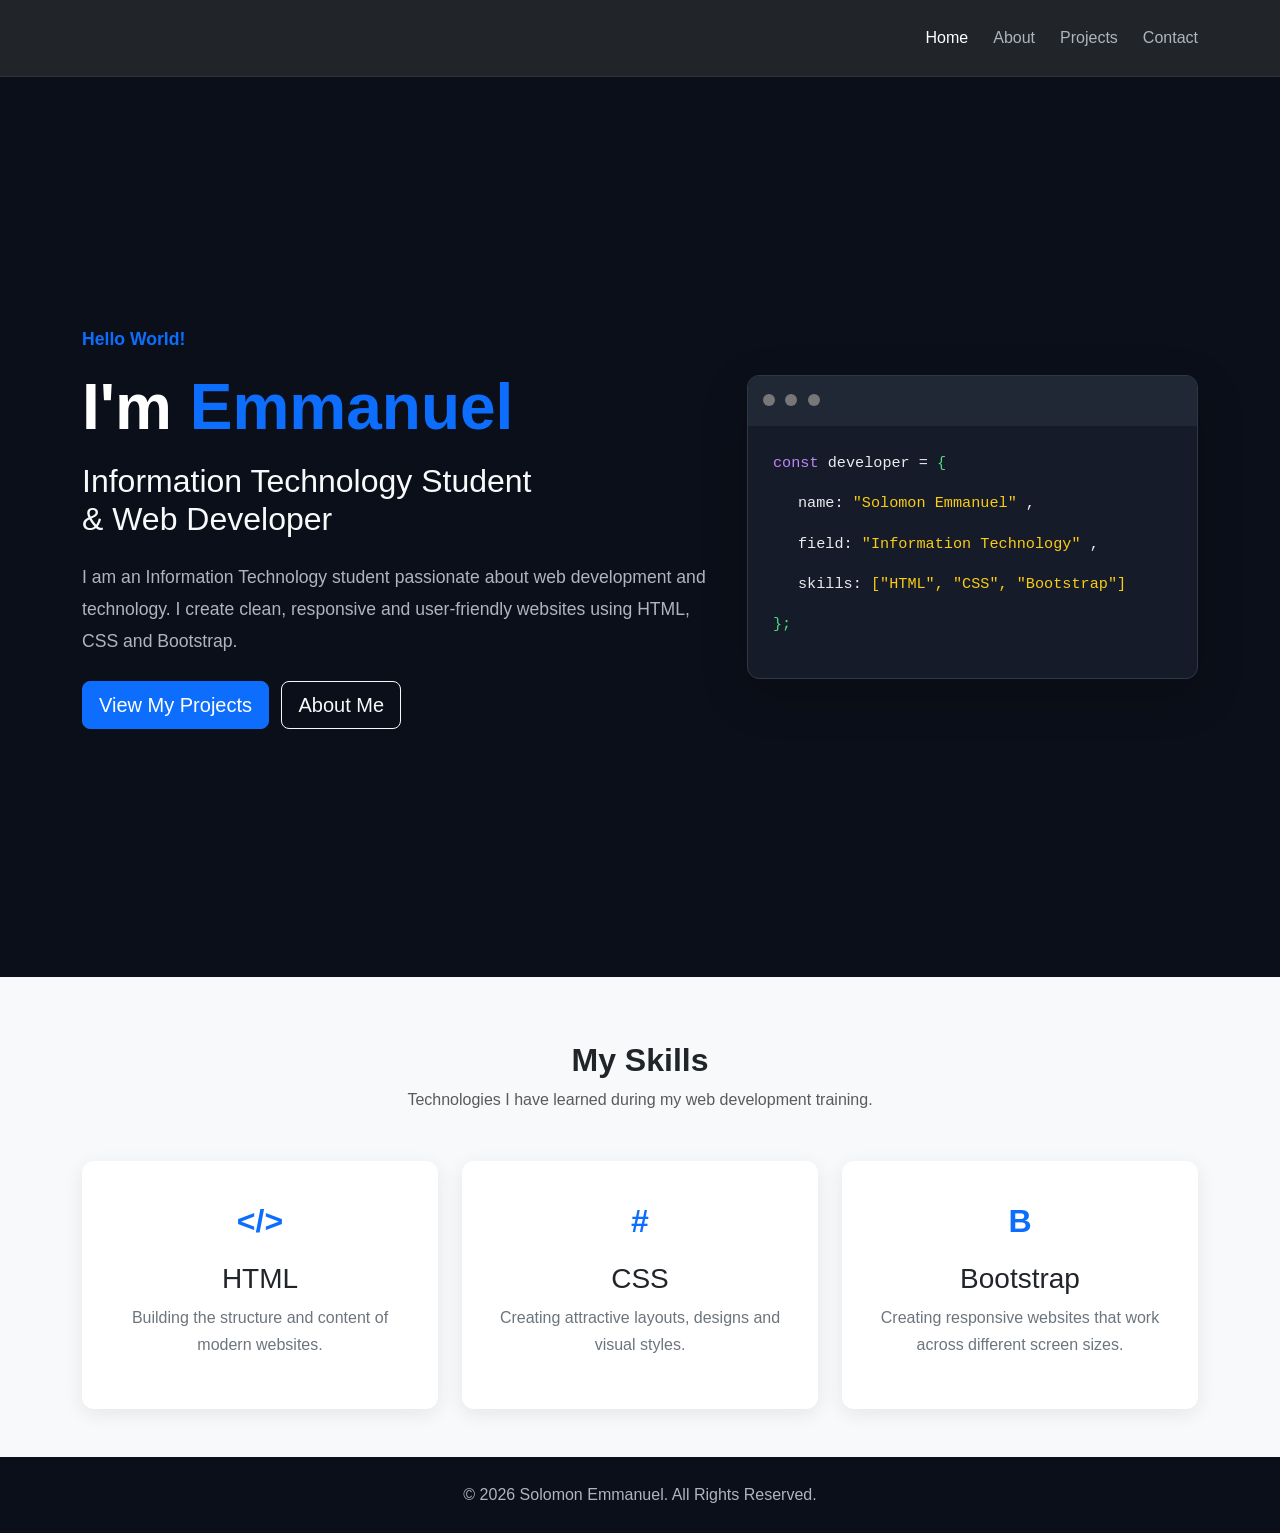
<file: index.html>
<!DOCTYPE html>
<html lang="en">

<head>
    <meta charset="UTF-8">
    <meta name="viewport" content="width=device-width, initial-scale=1.0">

    <title> Emmanuel | Web Developer</title>

    <!-- Bootstrap CSS -->
    <link
        href="https://cdn.jsdelivr.net/npm/bootstrap@5.3.3/dist/css/bootstrap.min.css"
        rel="stylesheet">

    <!-- Custom CSS -->
    <link rel="stylesheet" href="css/style.css">
</head>

<body>

    <!-- Navigation Bar -->
    <nav class="navbar navbar-dark bg-dark py-3" aria-label="Main navigation">
        <div class="container">

            <a class="navbar-brand fw-bold" href="index.html">
                <span class="brand-symbol" aria-hidden="true"></span>
                
            </a>

            <div class="portfolio-nav">
                <a href="index.html" aria-current="page">Home</a>
                <a href="about.html">About</a>
                <a href="projects.html">Projects</a>
                <a href="contact.html">Contact</a>
            </div>

        </div>
    </nav>


    <!-- Hero Section -->
    <section class="hero-section">

        <div class="container">

            <div class="row align-items-center min-vh-100">

                <!-- Introduction -->
                <div class="col-lg-7">

                    <p class="developer-text">
                         Hello World! 
                    </p>

                    <h1 class="display-3 fw-bold text-white">
                        I'm <span class="highlight"> Emmanuel</span>
                    </h1>

                    <h2 class="text-light mt-3">
                        Information Technology Student
                        <br>
                        & Web Developer
                    </h2>

                    <p class="hero-description mt-4">
                        I am an Information Technology student passionate about
                        web development and technology. I create clean,
                        responsive and user-friendly websites using HTML,
                        CSS and Bootstrap.
                    </p>

                    <div class="mt-4">

                        <a href="projects.html"
                           class="btn btn-primary btn-lg me-2">
                            View My Projects
                        </a>

                        <a href="about.html"
                           class="btn btn-outline-light btn-lg">
                            About Me
                        </a>

                    </div>

                </div>


                <!-- Developer Code Card -->
                <div class="col-lg-5 mt-5 mt-lg-0">

                    <div class="code-card shadow-lg">

                        <div class="code-header">
                            <span></span>
                            <span></span>
                            <span></span>
                        </div>

                        <div class="code-content">

                            <p>
                                <span class="code-purple">const</span>
                                developer =
                                <span class="code-green">{
                            </span>
                            </p>

                            <p class="code-indent">
                                name:
                                <span class="code-yellow">
                                    "Solomon Emmanuel"
                                </span>,
                            </p>

                            <p class="code-indent">
                                field:
                                <span class="code-yellow">
                                    "Information Technology"
                                </span>,
                            </p>

                            <p class="code-indent">
                                skills:
                                <span class="code-yellow">
                                    ["HTML", "CSS", "Bootstrap"]
                                </span>
                            </p>

                            <p>
                                <span class="code-green">};</span>
                            </p>

                        </div>

                    </div>

                </div>

            </div>

        </div>

    </section>


    <!-- Skills Section -->
    <section class="skills-section py-5">

        <div class="container">

            <div class="text-center mb-5">

                <p class="section-small-title">
                    
                </p>

                <h2 class="fw-bold">
                    My Skills
                </h2>

                <p class="text-muted">
                    Technologies I have learned during my web development training.
                </p>

            </div>


            <div class="row g-4">

                <!-- HTML -->
                <div class="col-md-4">

                    <div class="skill-card">

                        <div class="skill-icon">
                            &lt;/&gt;
                        </div>

                        <h3>HTML</h3>

                        <p>
                            Building the structure and content of
                            modern websites.
                        </p>

                    </div>

                </div>


                <!-- CSS -->
                <div class="col-md-4">

                    <div class="skill-card">

                        <div class="skill-icon">
                            #
                        </div>

                        <h3>CSS</h3>

                        <p>
                            Creating attractive layouts, designs
                            and visual styles.
                        </p>

                    </div>

                </div>


                <!-- Bootstrap -->
                <div class="col-md-4">

                    <div class="skill-card">

                        <div class="skill-icon">
                            B
                        </div>

                        <h3>Bootstrap</h3>

                        <p>
                            Creating responsive websites that work
                            across different screen sizes.
                        </p>

                    </div>

                </div>

            </div>

        </div>

    </section>


    <!-- Footer -->
    <footer class="footer">

        <div class="container text-center">

            <p class="mb-0">
                © 2026 Solomon Emmanuel. All Rights Reserved.
            </p>

        </div>

    </footer>

</body>

</html>
</file>
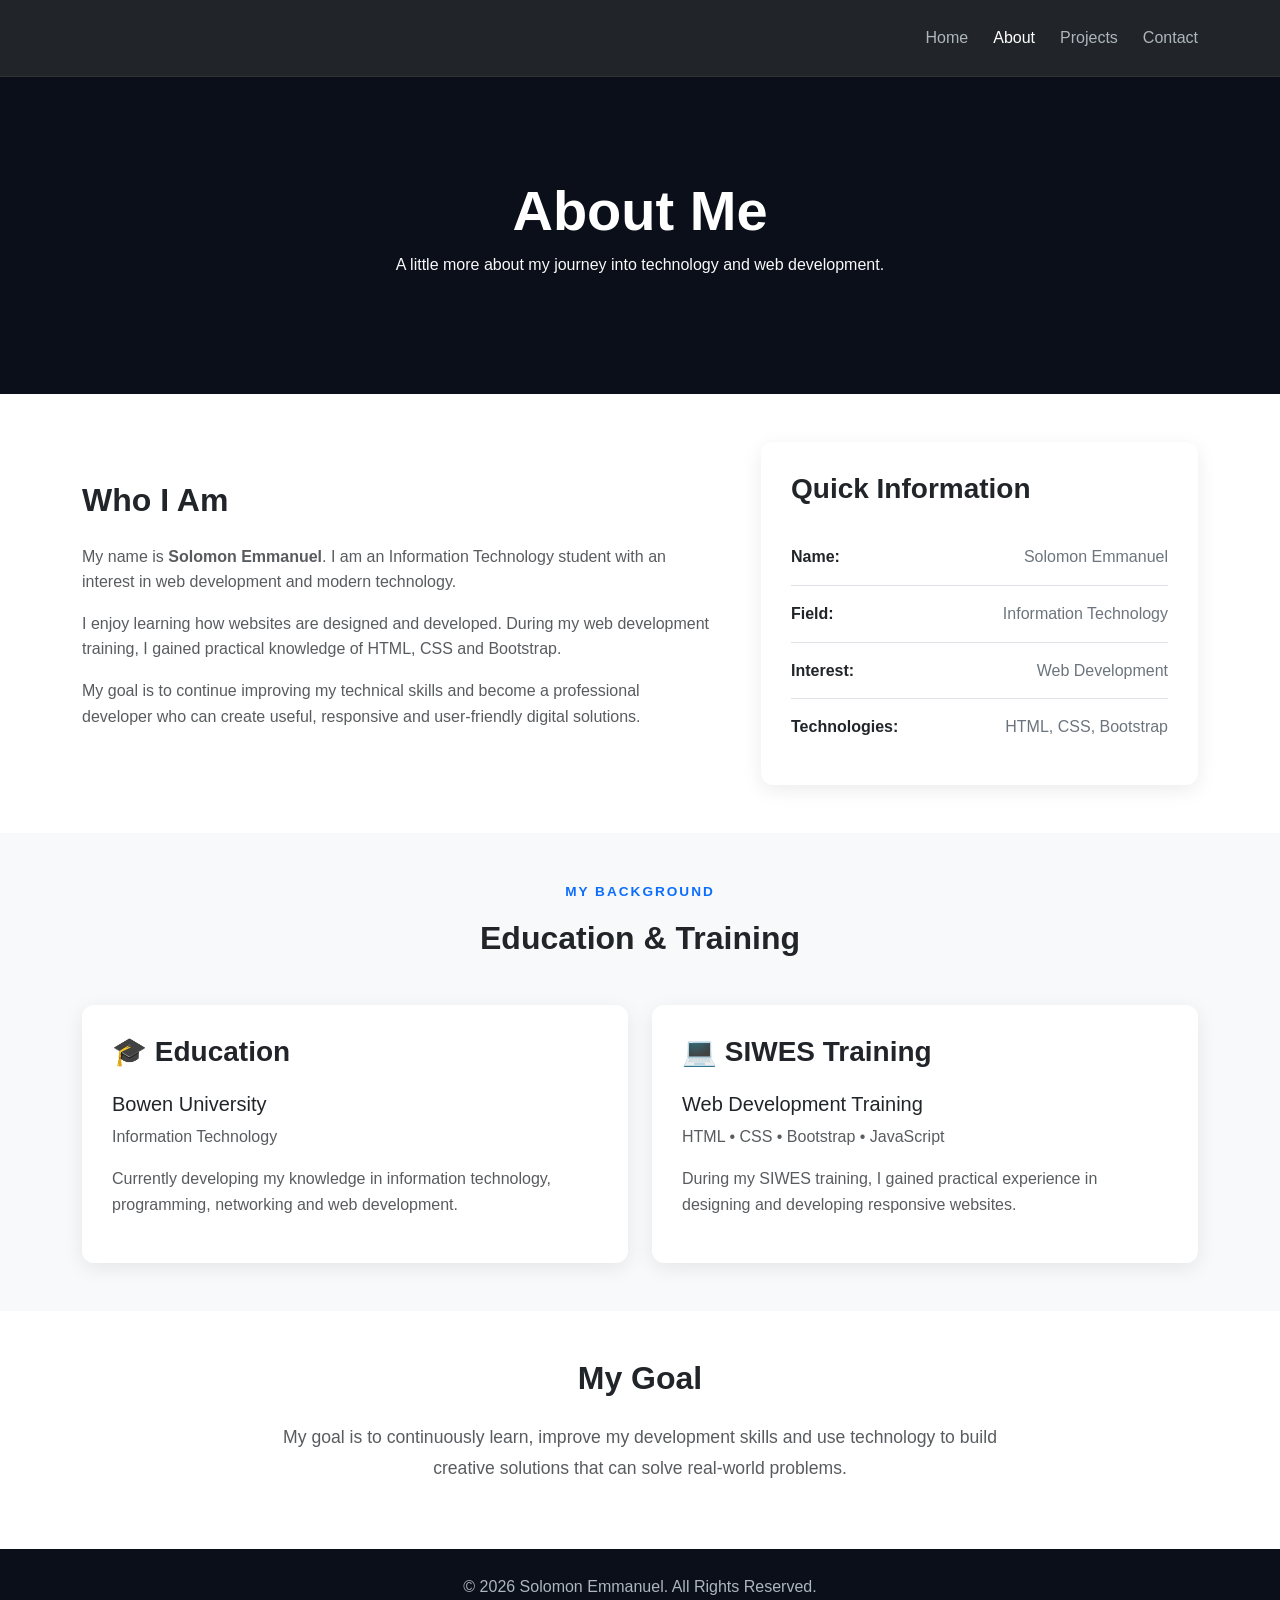
<file: about.html>
<!DOCTYPE html>
<html lang="en">

<head>
    <meta charset="UTF-8">
    <meta name="viewport" content="width=device-width, initial-scale=1.0">

    <title>About Me | Solomon Emmanuel</title>

    <!-- Bootstrap CSS -->
    <link
        href="https://cdn.jsdelivr.net/npm/bootstrap@5.3.3/dist/css/bootstrap.min.css"
        rel="stylesheet">

    <!-- Custom CSS -->
    <link rel="stylesheet" href="css/style.css">
</head>

<body>

    <!-- Navigation Bar -->
    <nav class="navbar navbar-dark bg-dark py-3" aria-label="Main navigation">
        <div class="container">

            <a class="navbar-brand fw-bold" href="index.html">
                <span class="brand-symbol" aria-hidden="true"></span>
                
            </a>

            <div class="portfolio-nav">
                <a href="index.html">Home</a>
                <a href="about.html" aria-current="page">About</a>
                <a href="projects.html">Projects</a>
                <a href="contact.html">Contact</a>
            </div>

        </div>
    </nav>


    <!-- About Header -->
    <section class="page-header">

        <div class="container text-center">

            <h1 class="display-4 fw-bold text-white">
                About Me
            </h1>

            <p class="text-light">
                A little more about my journey into technology and web development.
            </p>

        </div>

    </section>


    <!-- About Content -->
    <section class="py-5">

        <div class="container">

            <div class="row g-5 align-items-center">

                <!-- About Text -->
                <div class="col-lg-7">

                    <h2 class="fw-bold mb-4">
                        Who I Am
                    </h2>

                    <p class="text-muted">
                        My name is <strong>Solomon Emmanuel</strong>.
                        I am an Information Technology student with an
                        interest in web development and modern technology.
                    </p>

                    <p class="text-muted">
                        I enjoy learning how websites are designed and
                        developed. During my web development training,
                        I gained practical knowledge of HTML, CSS and
                        Bootstrap.
                    </p>

                    <p class="text-muted">
                        My goal is to continue improving my technical
                        skills and become a professional developer who
                        can create useful, responsive and user-friendly
                        digital solutions.
                    </p>

                </div>


                <!-- Quick Info -->
                <div class="col-lg-5">

                    <div class="info-card">

                        <h3 class="fw-bold mb-4">
                            Quick Information
                        </h3>

                        <div class="info-item">
                            <strong>Name:</strong>
                            <span>Solomon Emmanuel</span>
                        </div>

                        <div class="info-item">
                            <strong>Field:</strong>
                            <span>Information Technology</span>
                        </div>

                        <div class="info-item">
                            <strong>Interest:</strong>
                            <span>Web Development</span>
                        </div>

                        <div class="info-item">
                            <strong>Technologies:</strong>
                            <span>HTML, CSS, Bootstrap</span>
                        </div>

                    </div>

                </div>

            </div>

        </div>

    </section>


    <!-- Education Section -->
    <section class="py-5 bg-light">

        <div class="container">

            <div class="text-center mb-5">

                <p class="section-small-title">
                    MY BACKGROUND
                </p>

                <h2 class="fw-bold">
                    Education & Training
                </h2>

            </div>


            <div class="row g-4">

                <!-- Education -->
                <div class="col-md-6">

                    <div class="info-card h-100">

                        <h3 class="fw-bold">
                            🎓 Education
                        </h3>

                        <h5 class="mt-4">
                            Bowen University
                        </h5>

                        <p class="text-muted">
                            Information Technology
                        </p>

                        <p class="text-muted">
                            Currently developing my knowledge in
                            information technology, programming,
                            networking and web development.
                        </p>

                    </div>

                </div>


                <!-- SIWES -->
                <div class="col-md-6">

                    <div class="info-card h-100">

                        <h3 class="fw-bold">
                            💻 SIWES Training
                        </h3>

                        <h5 class="mt-4">
                            Web Development Training
                        </h5>

                        <p class="text-muted">
                            HTML • CSS • Bootstrap • JavaScript
                        </p>

                        <p class="text-muted">
                            During my SIWES training, I gained practical
                            experience in designing and developing
                            responsive websites.
                        </p>

                    </div>

                </div>

            </div>

        </div>

    </section>


    <!-- Goals Section -->
    <section class="py-5">

        <div class="container text-center">

            <h2 class="fw-bold mb-4">
                My Goal
            </h2>

            <p class="text-muted mx-auto goal-text">
                My goal is to continuously learn, improve my development
                skills and use technology to build creative solutions
                that can solve real-world problems.
            </p>

        </div>

    </section>


    <!-- Footer -->
    <footer class="footer">

        <div class="container text-center">

            <p class="mb-0">
                © 2026 Solomon Emmanuel. All Rights Reserved.
            </p>

        </div>

    </footer>

</body>

</html>
</file>
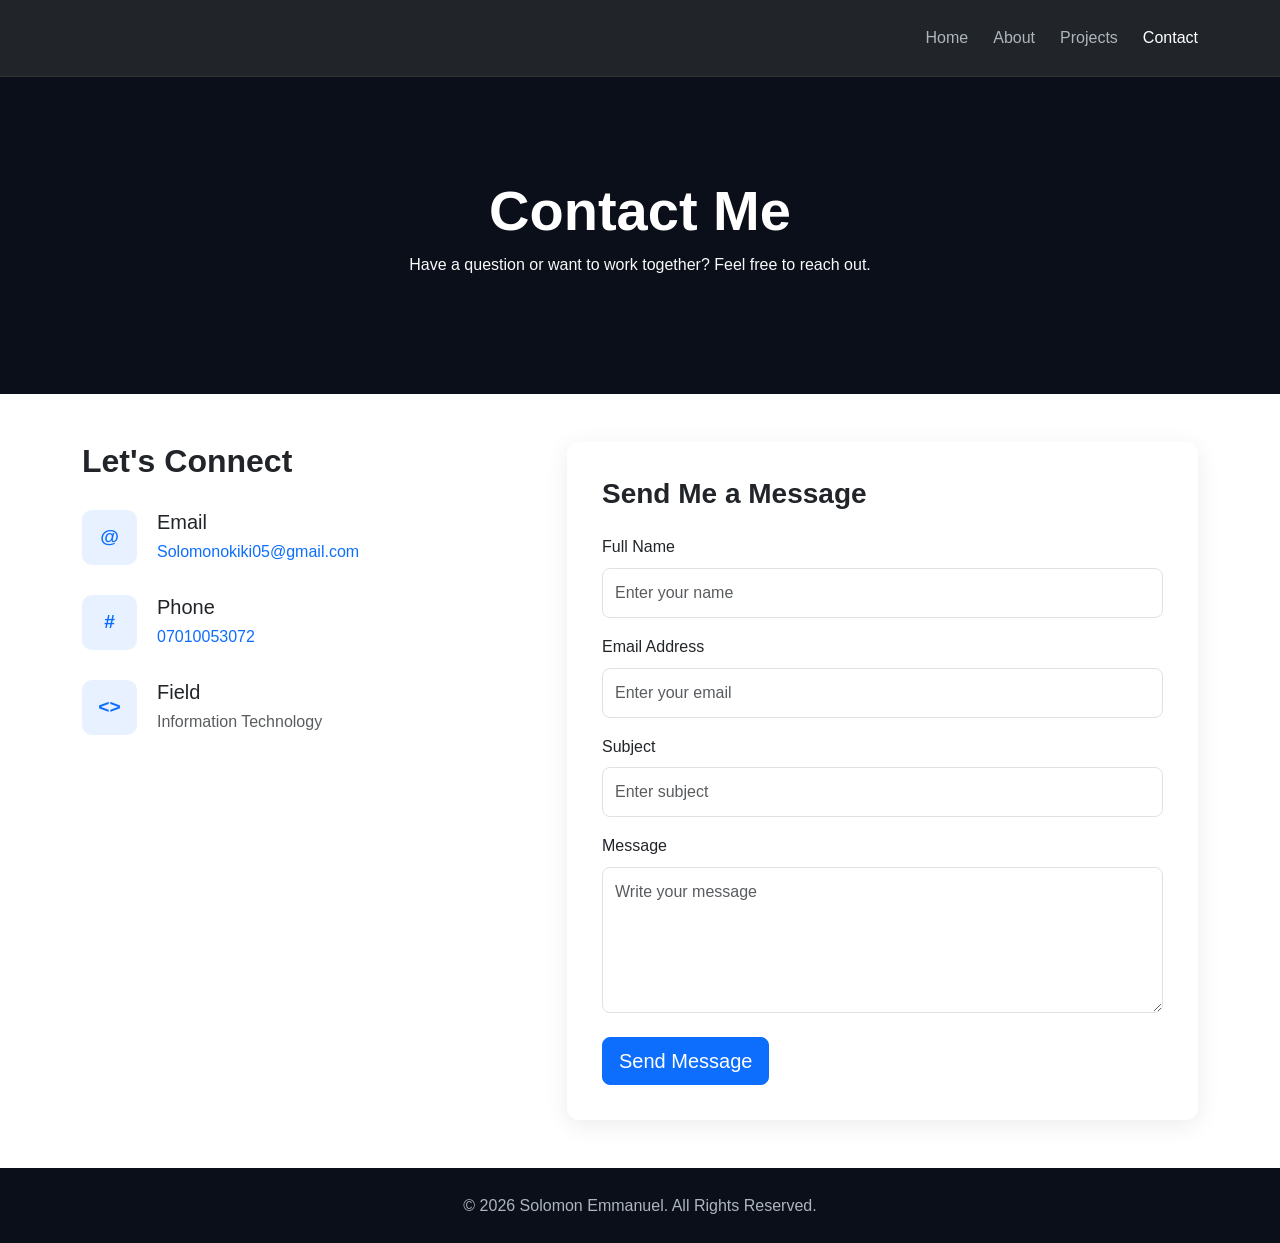
<file: contact.html>
<!DOCTYPE html>
<html lang="en">

<head>
    <meta charset="UTF-8">
    <meta name="viewport" content="width=device-width, initial-scale=1.0">

    <title>Contact | Solomon Emmanuel</title>

    <!-- Bootstrap CSS -->
    <link
        href="https://cdn.jsdelivr.net/npm/bootstrap@5.3.3/dist/css/bootstrap.min.css"
        rel="stylesheet">

    <!-- Custom CSS -->
    <link rel="stylesheet" href="css/style.css">
</head>

<body>

    <!-- Navigation Bar -->
    <nav class="navbar navbar-dark bg-dark py-3" aria-label="Main navigation">
        <div class="container">

            <a class="navbar-brand fw-bold" href="index.html">
                <span class="brand-symbol" aria-hidden="true"></span>
                
            </a>

            <div class="portfolio-nav">
                <a href="index.html">Home</a>
                <a href="about.html">About</a>
                <a href="projects.html">Projects</a>
                <a href="contact.html" aria-current="page">Contact</a>
            </div>

        </div>
    </nav>


    <!-- Contact Header -->
    <section class="page-header">

        <div class="container text-center">

            <h1 class="display-4 fw-bold text-white">
                Contact Me
            </h1>

            <p class="text-light">
                Have a question or want to work together? Feel free to reach out.
            </p>

        </div>

    </section>


    <!-- Contact Section -->
    <section class="py-5">

        <div class="container">

            <div class="row g-5">


                <!-- Contact Information -->
                <div class="col-lg-5">

                    <h2 class="fw-bold mb-4">
                        Let's Connect
                    </h2>

                    <div class="contact-info">

                        <div class="contact-item">

                            <div class="contact-icon">
                                @
                            </div>

                            <div>
                                <h5>Email</h5>
                                <p class="text-muted">
                                    <a href="mailto:Solomonokiki05@gmail.com">Solomonokiki05@gmail.com</a>
                                </p>
                            </div>

                        </div>


                        <div class="contact-item">

                            <div class="contact-icon">
                                #
                            </div>

                            <div>
                                <h5>Phone</h5>
                                <p class="text-muted"><a href="tel:+2347010053072">07010053072</a></p>
                            </div>

                        </div>


                        <div class="contact-item">

                            <div class="contact-icon">
                                &lt;&gt;
                            </div>

                            <div>
                                <h5>Field</h5>
                                <p class="text-muted">
                                    Information Technology
                                </p>
                            </div>

                        </div>

                    </div>

                </div>


                <!-- Contact Form -->
                <div class="col-lg-7">

                    <div class="contact-form">

                        <h3 class="fw-bold mb-4">
                            Send Me a Message
                        </h3>

                        <form action="mailto:Solomonokiki05@gmail.com" method="post" enctype="text/plain">

                            <!-- Name -->
                            <div class="mb-3">

                                <label for="name"
                                       class="form-label">
                                    Full Name
                                </label>

                                <input type="text"
                                       class="form-control"
                                       id="name"
                                       name="name"
                                       placeholder="Enter your name"
                                       autocomplete="name"
                                       required>

                            </div>


                            <!-- Email -->
                            <div class="mb-3">

                                <label for="email"
                                       class="form-label">
                                    Email Address
                                </label>

                                <input type="email"
                                       class="form-control"
                                       id="email"
                                       name="email"
                                       placeholder="Enter your email"
                                       autocomplete="email"
                                       required>

                            </div>


                            <!-- Subject -->
                            <div class="mb-3">

                                <label for="subject"
                                       class="form-label">
                                    Subject
                                </label>

                                <input type="text"
                                       class="form-control"
                                       id="subject"
                                       name="subject"
                                       placeholder="Enter subject"
                                       required>

                            </div>


                            <!-- Message -->
                            <div class="mb-4">

                                <label for="message"
                                       class="form-label">
                                    Message
                                </label>

                                <textarea class="form-control"
                                          id="message"
                                          name="message"
                                          rows="5"
                                          placeholder="Write your message"
                                          required></textarea>

                            </div>


                            <button type="submit"
                                    class="btn btn-primary btn-lg">
                                Send Message
                            </button>

                        </form>

                    </div>

                </div>

            </div>

        </div>

    </section>


    <!-- Footer -->
    <footer class="footer">

        <div class="container text-center">

            <p class="mb-0">
                © 2026 Solomon Emmanuel. All Rights Reserved.
            </p>

        </div>

    </footer>

</body>

</html>
</file>
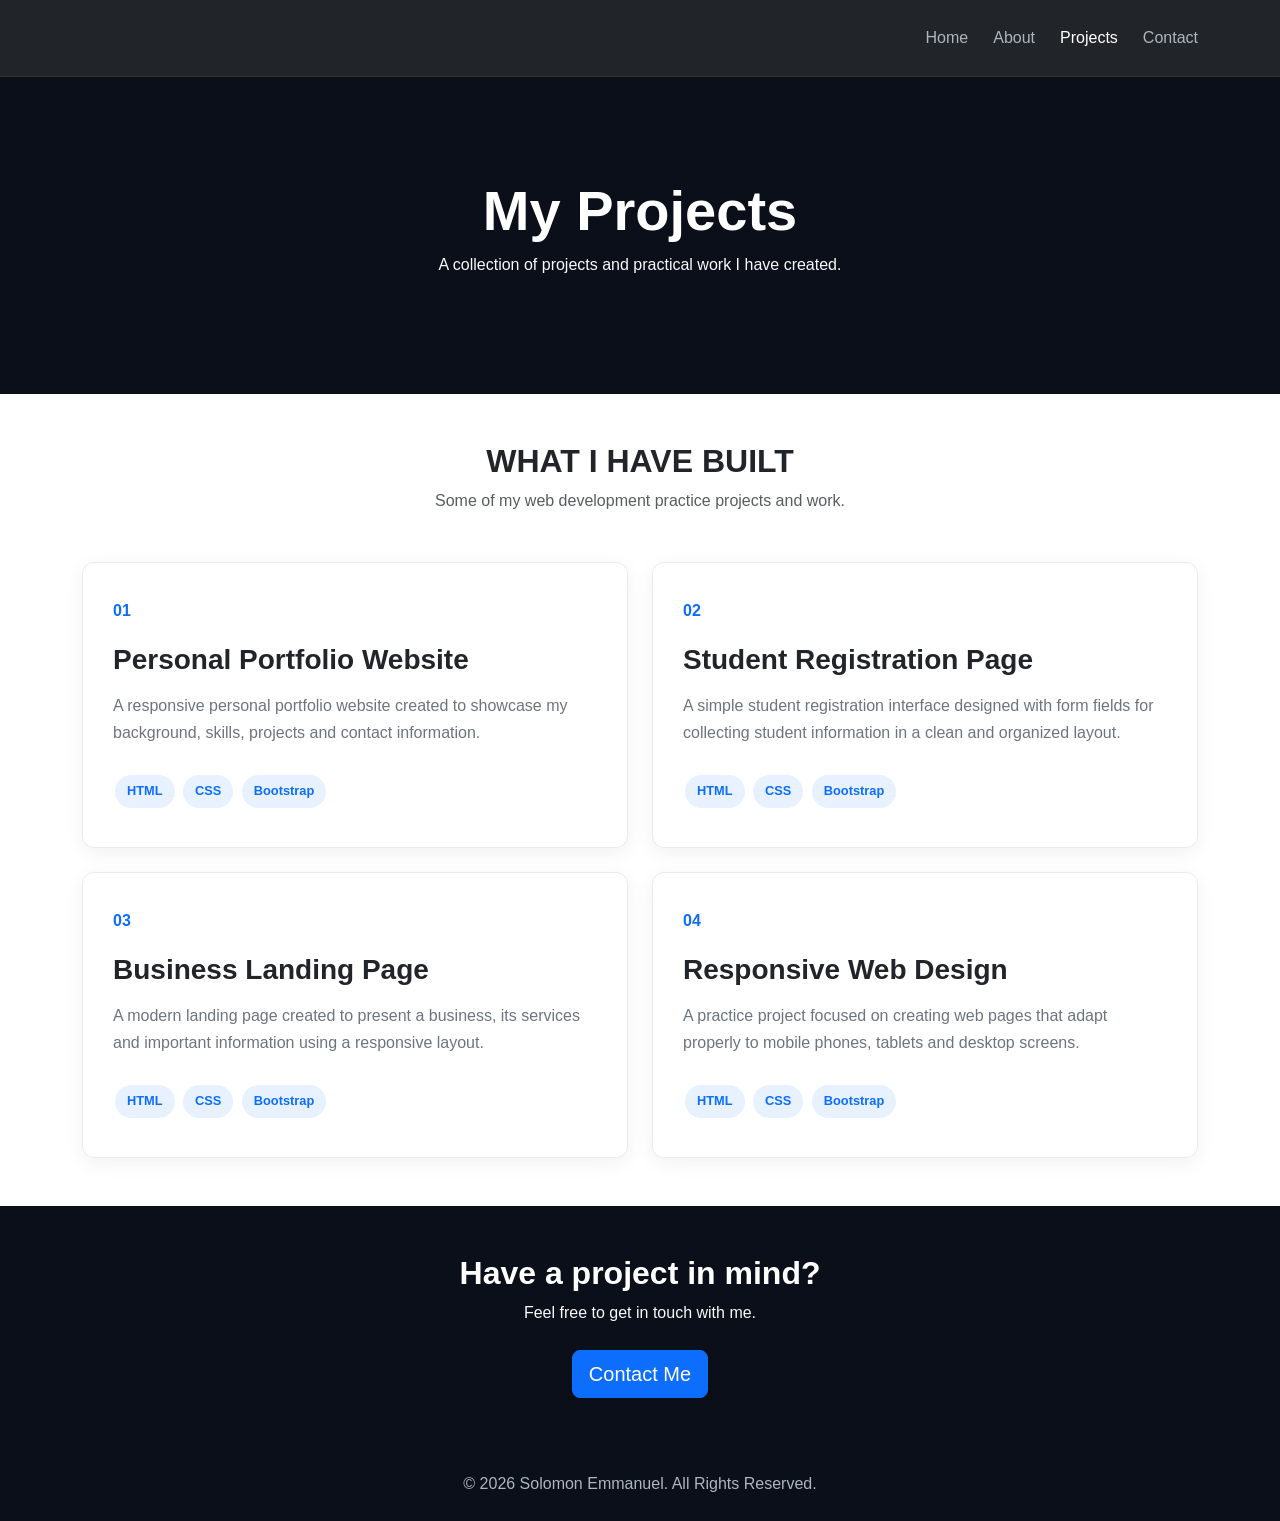
<file: projects.html>
<!DOCTYPE html>
<html lang="en">

<head>
    <meta charset="UTF-8">
    <meta name="viewport" content="width=device-width, initial-scale=1.0">

    <title>Projects | Solomon Emmanuel</title>

    <!-- Bootstrap CSS -->
    <link
        href="https://cdn.jsdelivr.net/npm/bootstrap@5.3.3/dist/css/bootstrap.min.css"
        rel="stylesheet">

    <!-- Custom CSS -->
    <link rel="stylesheet" href="css/style.css">
</head>

<body>

    <!-- Navigation Bar -->
    <nav class="navbar navbar-dark bg-dark py-3" aria-label="Main navigation">
        <div class="container">

            <a class="navbar-brand fw-bold" href="index.html">
                <span class="brand-symbol" aria-hidden="true"></span>
                
            </a>

            <div class="portfolio-nav">
                <a href="index.html">Home</a>
                <a href="about.html">About</a>
                <a href="projects.html" aria-current="page">Projects</a>
                <a href="contact.html">Contact</a>
            </div>

        </div>
    </nav>


    <!-- Projects Header -->
    <section class="page-header">

        <div class="container text-center">

            <h1 class="display-4 fw-bold text-white">
                My Projects
            </h1>

            <p class="text-light">
                A collection of projects and practical work I have created.
            </p>

        </div>

    </section>


    <!-- Projects Section -->
    <section class="py-5">

    <div class="container">

        <div class="text-center mb-5">

            

            <h2 class="fw-bold">
                WHAT I HAVE BUILT
            </h2>

            <p class="text-muted">
                Some of my web development practice projects and work.
            </p>

        </div>


        <div class="row g-4">


            <!-- Project 1 -->
            <div class="col-md-6">

                <div class="project-card h-100">

                    <div class="project-number">
                        01
                    </div>

                    <h3>
                        Personal Portfolio Website
                    </h3>

                    <p>
                        A responsive personal portfolio website created
                        to showcase my background, skills, projects and
                        contact information.
                    </p>

                    <div class="project-tags">
                        <span>HTML</span>
                        <span>CSS</span>
                        <span>Bootstrap</span>
                    </div>

                </div>

            </div>


            <!-- Project 2 -->
            <div class="col-md-6">

                <div class="project-card h-100">

                    <div class="project-number">
                        02
                    </div>

                    <h3>
                        Student Registration Page
                    </h3>

                    <p>
                        A simple student registration interface designed
                        with form fields for collecting student information
                        in a clean and organized layout.
                    </p>

                    <div class="project-tags">
                        <span>HTML</span>
                        <span>CSS</span>
                        <span>Bootstrap</span>
                    </div>

                </div>

            </div>


            <!-- Project 3 -->
            <div class="col-md-6">

                <div class="project-card h-100">

                    <div class="project-number">
                        03
                    </div>

                    <h3>
                        Business Landing Page
                    </h3>

                    <p>
                        A modern landing page created to present a
                        business, its services and important information
                        using a responsive layout.
                    </p>

                    <div class="project-tags">
                        <span>HTML</span>
                        <span>CSS</span>
                        <span>Bootstrap</span>
                    </div>

                </div>

            </div>


            <!-- Project 4 -->
            <div class="col-md-6">

                <div class="project-card h-100">

                    <div class="project-number">
                        04
                    </div>

                    <h3>
                        Responsive Web Design
                    </h3>

                    <p>
                        A practice project focused on creating web pages
                        that adapt properly to mobile phones, tablets
                        and desktop screens.
                    </p>

                    <div class="project-tags">
                        <span>HTML</span>
                        <span>CSS</span>
                        <span>Bootstrap</span>
                    </div>

                </div>

            </div>

    </section>


    <!-- Call To Action -->
    <section class="cta-section py-5">

        <div class="container text-center">

            <h2 class="fw-bold text-white">
                Have a project in mind?
            </h2>

            <p class="text-light mb-4">
                Feel free to get in touch with me.
            </p>

            <a href="contact.html"
               class="btn btn-primary btn-lg">
                Contact Me
            </a>

        </div>

    </section>


    <!-- Footer -->
    <footer class="footer">

        <div class="container text-center">

            <p class="mb-0">
                © 2026 Solomon Emmanuel. All Rights Reserved.
            </p>

        </div>

    </footer>

</body>

</html>
</file>
<file: css/style.css>
/* =========================
   GENERAL STYLING
========================= */

* {
    box-sizing: border-box;
}

html {
    scroll-behavior: smooth;
}

body {
    margin: 0;
    font-family: Arial, sans-serif;
    line-height: 1.6;
}


/* =========================
   NAVIGATION
========================= */

.navbar {
    border-bottom: 1px solid #333;
}

.brand-symbol {
    color: #0d6efd;
    margin-right: 5px;
    font-family: "Courier New", monospace;
}

.nav-link {
    transition: 0.3s;
}

.nav-link:hover {
    color: #0d6efd !important;
}


/* =========================
   HERO SECTION
========================= */

.hero-section {
    background: #0b0f19;
    min-height: 90vh;
}

.developer-text {
    color: #0d6efd;
    font-size: 1.1rem;
    font-weight: bold;
}

.highlight {
    color: #0d6efd;
}

.hero-description {
    color: #adb5bd;
    font-size: 1.1rem;
    line-height: 1.8;
    max-width: 650px;
}


/* =========================
   CODE CARD
========================= */

.code-card {
    background: #151b28;
    border: 1px solid #303846;
    border-radius: 12px;
    overflow: hidden;
}

.code-header {
    background: #202735;
    padding: 12px 15px;
}

.code-header span {
    display: inline-block;
    width: 12px;
    height: 12px;
    background: #777;
    border-radius: 50%;
    margin-right: 6px;
}

.code-content {
    padding: 25px;
    color: #e9ecef;
    font-family: "Courier New", monospace;
    font-size: 0.95rem;
}

.code-indent {
    margin-left: 25px;
}

.code-purple {
    color: #c084fc;
}

.code-green {
    color: #4ade80;
}

.code-yellow {
    color: #facc15;
}


/* =========================
   SKILLS
========================= */

.skills-section {
    background: #f8f9fa;
}

.section-small-title {
    color: #0d6efd;
    font-weight: bold;
    letter-spacing: 2px;
    font-size: 0.85rem;
}

.skill-card {
    background: white;
    padding: 35px 25px;
    text-align: center;
    border-radius: 12px;
    height: 100%;
    box-shadow: 0 5px 20px rgba(0, 0, 0, 0.08);
    transition: 0.3s;
}

.skill-card:hover {
    transform: translateY(-8px);
}

.skill-icon {
    font-size: 2rem;
    font-weight: bold;
    color: #0d6efd;
    margin-bottom: 15px;
}

.skill-card p {
    color: #6c757d;
    line-height: 1.7;
}


/* =========================
   FOOTER
========================= */

.footer {
    background: #0b0f19;
    color: #adb5bd;
    padding: 25px 0;
}


/* =========================
   RESPONSIVE DESIGN
========================= */

@media (max-width: 768px) {

    .navbar .container {
        flex-direction: column;
        gap: 15px;
    }

    .navbar-nav {
        justify-content: center;
    }

    .hero-section {
        text-align: center;
    }

    .hero-section h1 {
        font-size: 2.5rem;
    }

    .hero-section h2 {
        font-size: 1.4rem;
    }

    .hero-description {
        margin-left: auto;
        margin-right: auto;
    }

    .code-card {
        margin-bottom: 40px;
    }

}
/* =========================
   ABOUT PAGE
========================= */

.page-header {
    background: #0b0f19;
    padding: 100px 0;
}

.info-card {
    background: white;
    padding: 30px;
    border-radius: 12px;
    box-shadow: 0 5px 20px rgba(0, 0, 0, 0.08);
}

.info-item {
    display: flex;
    justify-content: space-between;
    gap: 20px;
    padding: 15px 0;
    border-bottom: 1px solid #dee2e6;
}

.info-item:last-child {
    border-bottom: none;
}

.info-item span {
    color: #6c757d;
    text-align: right;
}

.goal-text {
    max-width: 750px;
    line-height: 1.8;
    font-size: 1.1rem;
}
/* =========================
   PROJECTS PAGE
========================= */

.project-card {
    background: white;
    padding: 35px 30px;
    border-radius: 12px;
    border: 1px solid #e9ecef;
    box-shadow: 0 5px 20px rgba(0, 0, 0, 0.06);
    transition: 0.3s;
}

.project-card:hover {
    transform: translateY(-8px);
    box-shadow: 0 12px 30px rgba(0, 0, 0, 0.12);
}

.project-number {
    color: #0d6efd;
    font-size: 1rem;
    font-weight: bold;
    margin-bottom: 20px;
}

.project-card h3 {
    font-weight: bold;
    margin-bottom: 15px;
}

.project-card p {
    color: #6c757d;
    line-height: 1.7;
}

.project-tags {
    margin-top: 25px;
}

.project-tags span {
    display: inline-block;
    background: #e7f1ff;
    color: #0d6efd;
    padding: 6px 12px;
    margin: 4px 2px;
    border-radius: 20px;
    font-size: 0.8rem;
    font-weight: bold;
}


/* =========================
   CALL TO ACTION
========================= */

.cta-section {
    background: #0b0f19;
}
/* =========================
   CONTACT PAGE
========================= */

.contact-info {
    margin-top: 30px;
}

.contact-item {
    display: flex;
    align-items: center;
    gap: 20px;
    margin-bottom: 30px;
}

.contact-icon {
    width: 55px;
    height: 55px;
    background: #e7f1ff;
    color: #0d6efd;
    display: flex;
    align-items: center;
    justify-content: center;
    border-radius: 10px;
    font-weight: bold;
    font-size: 1.2rem;
}

.contact-item h5 {
    margin-bottom: 5px;
}

.contact-item p {
    margin-bottom: 0;
}

.contact-form {
    background: white;
    padding: 35px;
    border-radius: 12px;
    box-shadow: 0 5px 25px rgba(0, 0, 0, 0.08);
}

.form-control {
    padding: 12px;
    border-radius: 8px;
}

.form-control:focus {
    border-color: #0d6efd;
    box-shadow: 0 0 0 0.2rem rgba(13, 110, 253, 0.15);
}
/* =========================
   RESPONSIVE NAVIGATION
========================= */

.portfolio-nav {
    display: flex;
    align-items: center;
    gap: 25px;
}

.portfolio-nav a {
    color: #adb5bd;
    text-decoration: none;
    font-weight: 500;
    transition: 0.3s;
}

.portfolio-nav a:hover {
    color: #0d6efd;
}

.portfolio-nav a[aria-current="page"] {
    color: #fff;
}

.portfolio-nav a:focus-visible,
.navbar-brand:focus-visible,
.btn:focus-visible,
a:focus-visible {
    outline: 3px solid #80bdff;
    outline-offset: 4px;
    border-radius: 3px;
}

a[href^="mailto:"],
a[href^="tel:"] {
    color: #0d6efd;
    text-decoration: none;
    overflow-wrap: anywhere;
}

a[href^="mailto:"]:hover,
a[href^="tel:"]:hover {
    text-decoration: underline;
}


/* Mobile Navigation */

@media (max-width: 768px) {

    .navbar .container {
        flex-direction: column;
        gap: 15px;
        text-align: center;
    }

    .portfolio-nav {
        flex-wrap: wrap;
        justify-content: center;
        gap: 8px 18px;
    }

    .portfolio-nav a {
        font-size: 0.9rem;
        padding: 4px 0;
    }

    .page-header {
        padding: 72px 0;
    }

    .contact-form {
        padding: 25px 20px;
    }

    .code-content {
        padding: 20px 14px;
        font-size: 0.8rem;
    }

    .code-indent {
        margin-left: 14px;
    }

}

@media (prefers-reduced-motion: reduce) {
    html {
        scroll-behavior: auto;
    }

    *,
    *::before,
    *::after {
        transition-duration: 0.01ms !important;
        animation-duration: 0.01ms !important;
        animation-iteration-count: 1 !important;
    }
}
</file>
